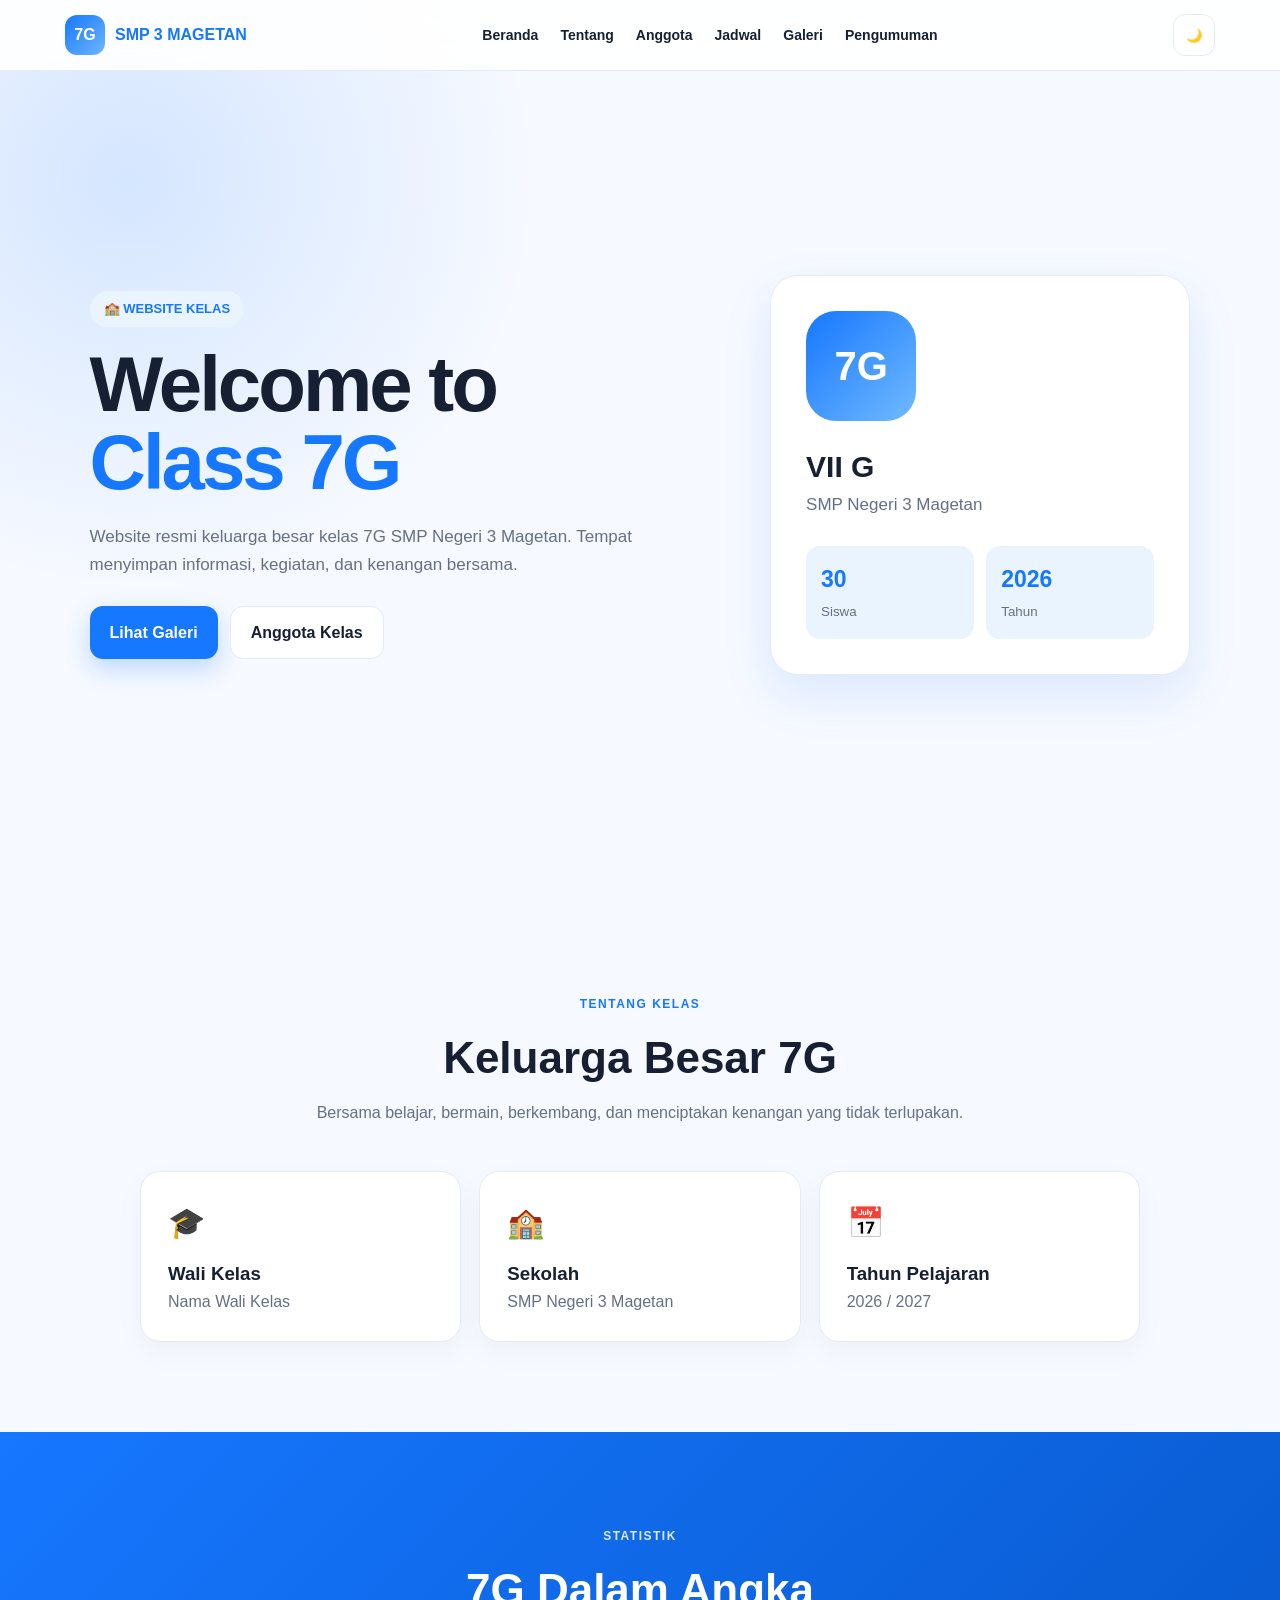
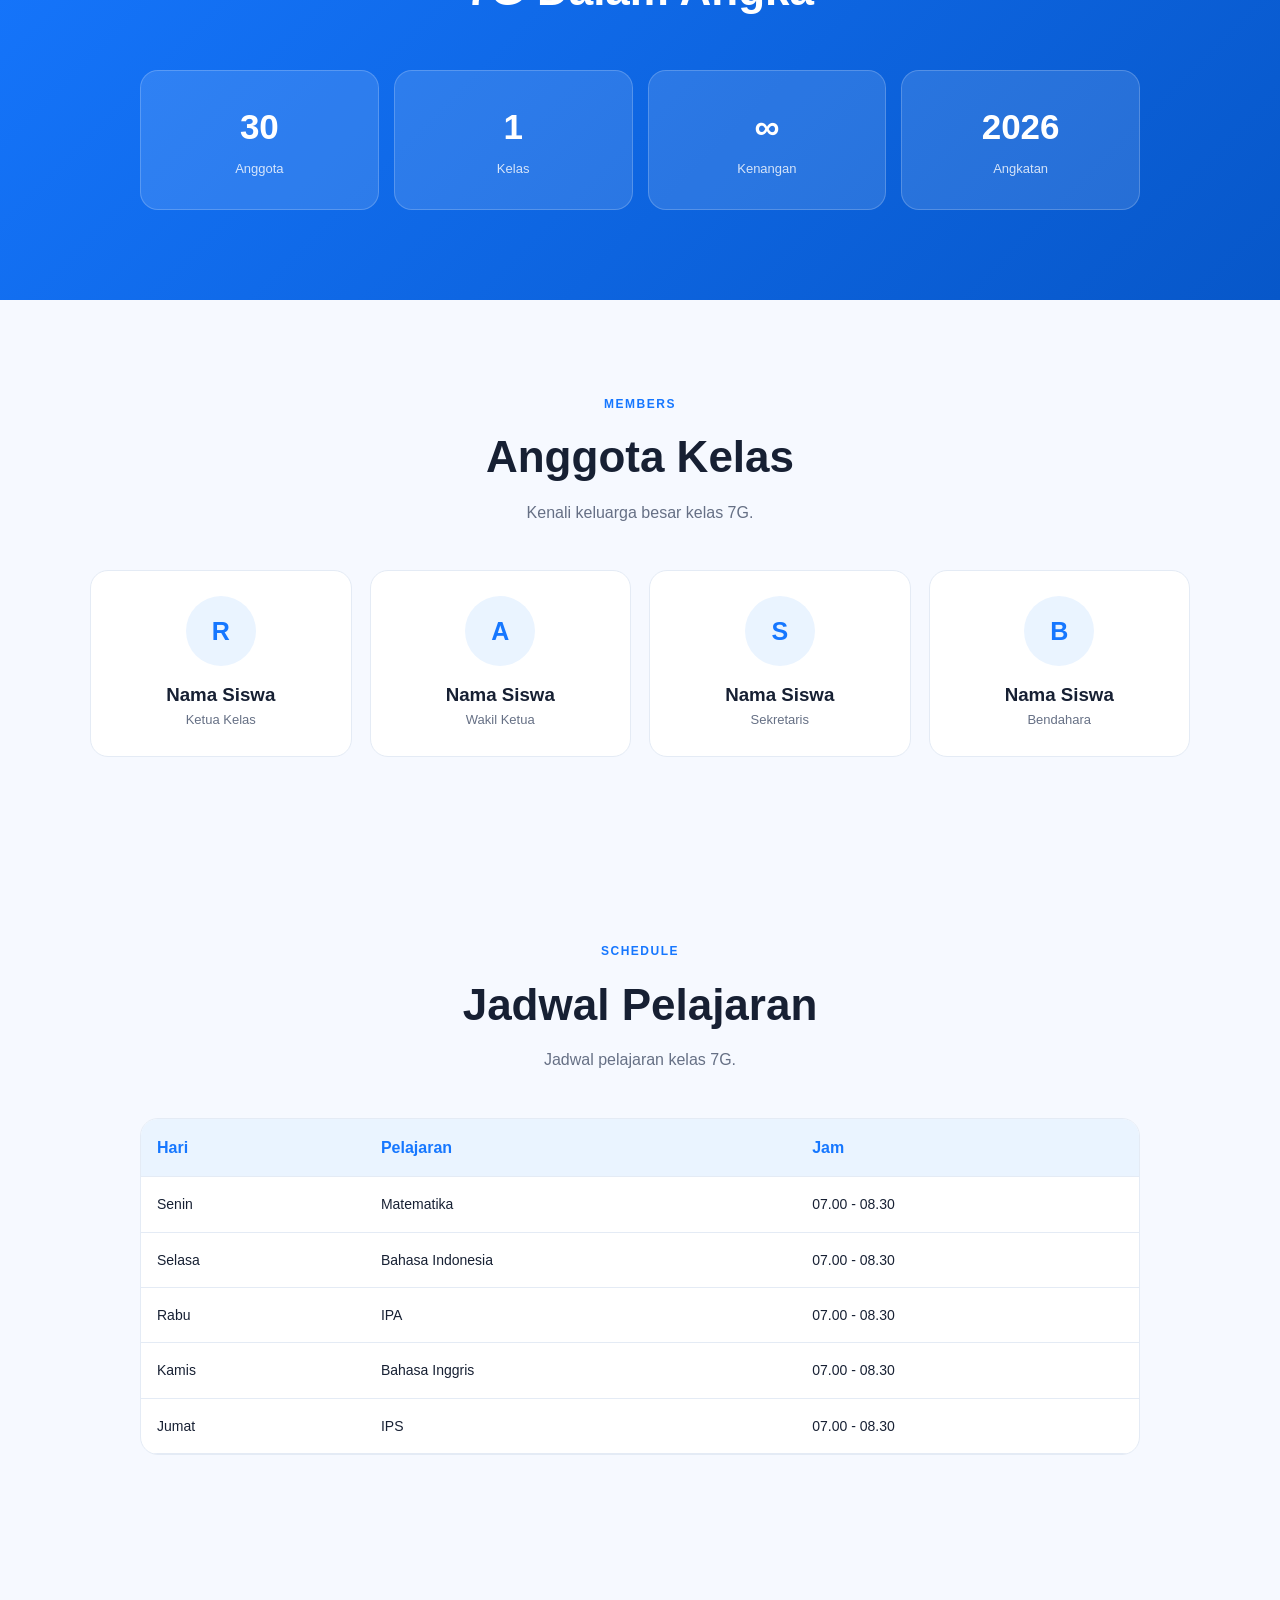
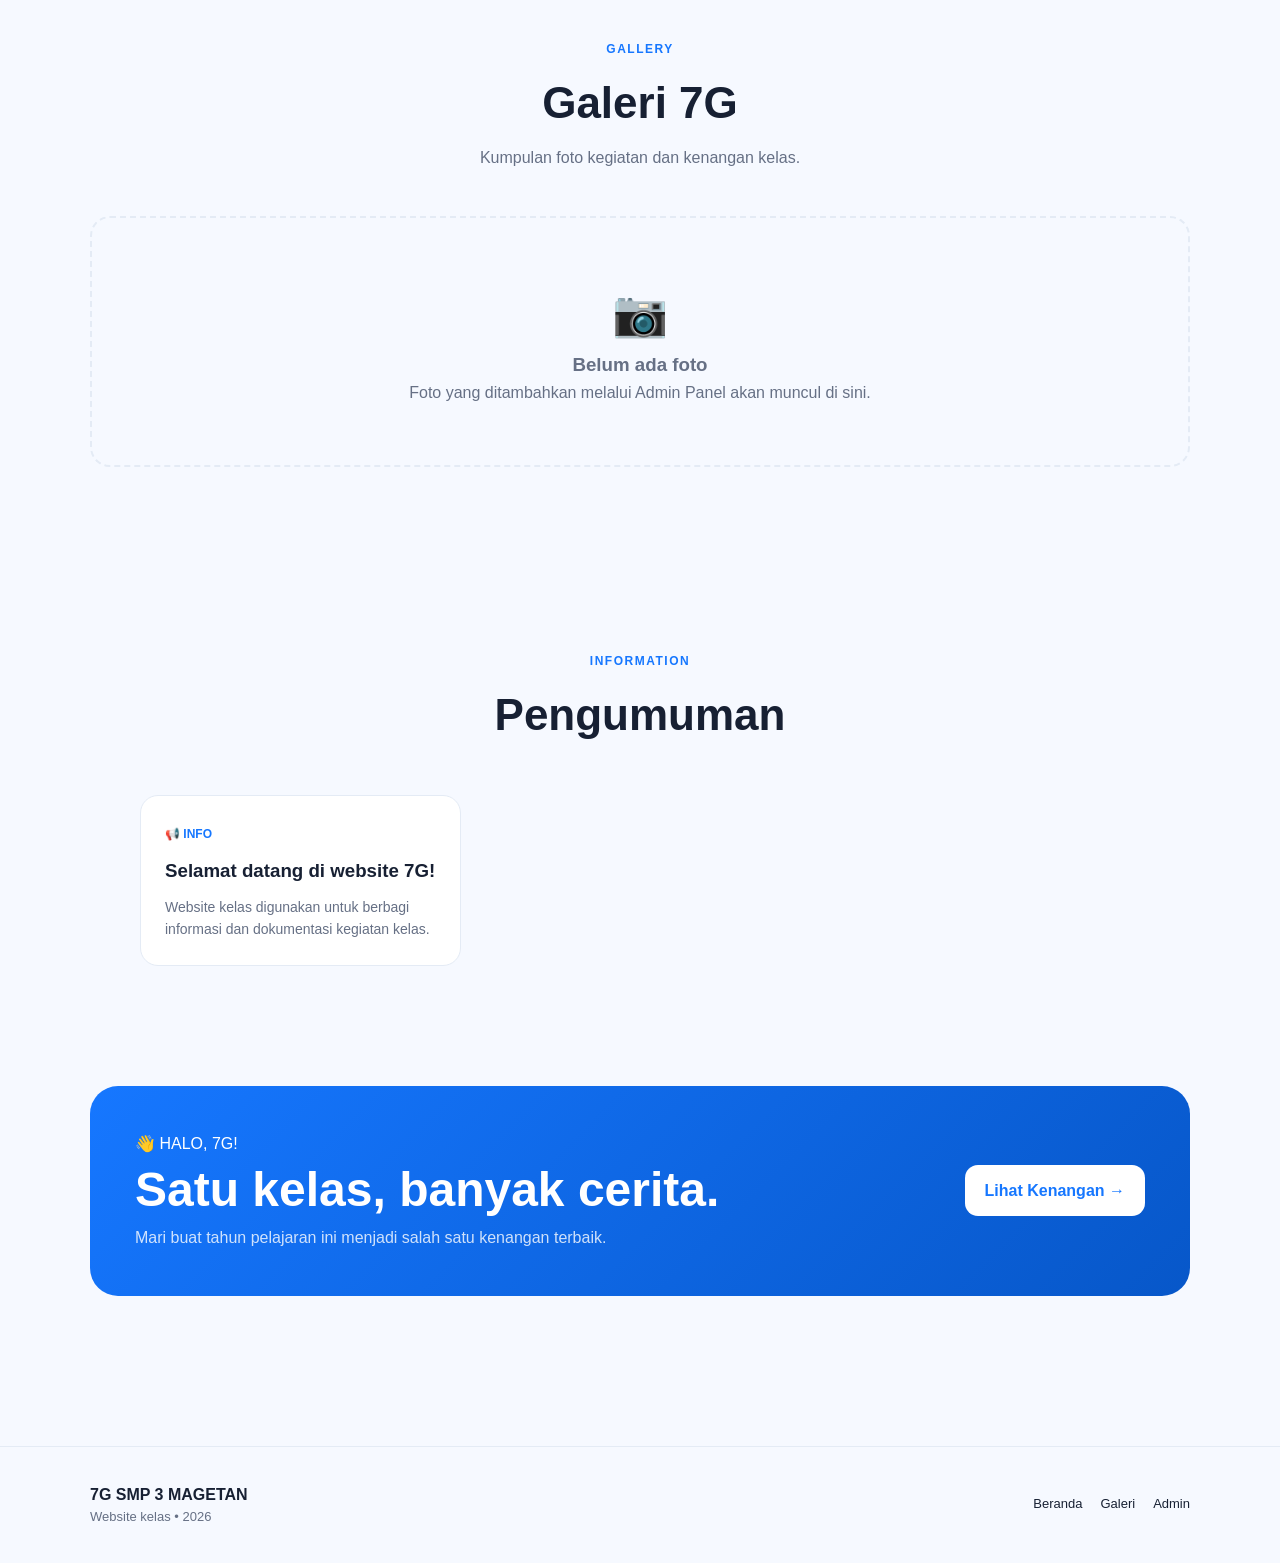
<file: index.html>
<!DOCTYPE html>
<html lang="id">
<head>
  <meta charset="UTF-8">
  <meta name="viewport" content="width=device-width,initial-scale=1.0">
  <meta name="theme-color" content="#1677ff">
  <title>7G SMP 3 Magetan</title>
  <link rel="stylesheet" href="style.css">
</head>

<body>

<header class="navbar">
  <div class="nav-container">

    <a href="#" class="logo">
      <span class="logo-box">7G</span>
      <span>SMP 3 MAGETAN</span>
    </a>

    <button class="menu-btn" onclick="toggleMenu()">☰</button>

    <nav id="navMenu">
      <a href="#home">Beranda</a>
      <a href="#tentang">Tentang</a>
      <a href="#anggota">Anggota</a>
      <a href="#jadwal">Jadwal</a>
      <a href="#galeri">Galeri</a>
      <a href="#pengumuman">Pengumuman</a>
    </nav>

    <button class="theme-btn" onclick="toggleTheme()">🌙</button>

  </div>
</header>


<section class="hero" id="home">

  <div class="hero-content">

    <div class="hero-badge">
      🏫 WEBSITE KELAS
    </div>

    <h1>
      Welcome to
      <span>Class 7G</span>
    </h1>

    <p>
      Website resmi keluarga besar kelas 7G
      SMP Negeri 3 Magetan.
      Tempat menyimpan informasi, kegiatan,
      dan kenangan bersama.
    </p>

    <div class="hero-buttons">
      <a href="#galeri" class="btn primary">
        Lihat Galeri
      </a>

      <a href="#anggota" class="btn secondary">
        Anggota Kelas
      </a>
    </div>

  </div>

  <div class="hero-card">

    <div class="class-logo">
      7G
    </div>

    <h2>VII G</h2>

    <p>SMP Negeri 3 Magetan</p>

    <div class="hero-stats">
      <div>
        <strong id="jumlahSiswa">30</strong>
        <small>Siswa</small>
      </div>

      <div>
        <strong>2026</strong>
        <small>Tahun</small>
      </div>
    </div>

  </div>

</section>


<section id="tentang">

  <div class="section-title">
    <span>TENTANG KELAS</span>
    <h2>Keluarga Besar 7G</h2>
    <p>
      Bersama belajar, bermain, berkembang,
      dan menciptakan kenangan yang tidak terlupakan.
    </p>
  </div>

  <div class="about-grid">

    <div class="info-card">
      <div class="card-icon">🎓</div>
      <h3>Wali Kelas</h3>
      <p id="waliKelas">
        Nama Wali Kelas
      </p>
    </div>

    <div class="info-card">
      <div class="card-icon">🏫</div>
      <h3>Sekolah</h3>
      <p>
        SMP Negeri 3 Magetan
      </p>
    </div>

    <div class="info-card">
      <div class="card-icon">📅</div>
      <h3>Tahun Pelajaran</h3>
      <p>
        2026 / 2027
      </p>
    </div>

  </div>

</section>


<section class="blue-section">

  <div class="section-title white">
    <span>STATISTIK</span>
    <h2>7G Dalam Angka</h2>
  </div>

  <div class="stats">

    <div class="stat">
      <strong id="statSiswa">30</strong>
      <span>Anggota</span>
    </div>

    <div class="stat">
      <strong>1</strong>
      <span>Kelas</span>
    </div>

    <div class="stat">
      <strong>∞</strong>
      <span>Kenangan</span>
    </div>

    <div class="stat">
      <strong>2026</strong>
      <span>Angkatan</span>
    </div>

  </div>

</section>


<section id="anggota">

  <div class="section-title">
    <span>MEMBERS</span>
    <h2>Anggota Kelas</h2>
    <p>
      Kenali keluarga besar kelas 7G.
    </p>
  </div>

  <div class="members" id="members">

    <div class="member">
      <div class="avatar">R</div>
      <h3>Nama Siswa</h3>
      <p>Ketua Kelas</p>
    </div>

    <div class="member">
      <div class="avatar">A</div>
      <h3>Nama Siswa</h3>
      <p>Wakil Ketua</p>
    </div>

    <div class="member">
      <div class="avatar">S</div>
      <h3>Nama Siswa</h3>
      <p>Sekretaris</p>
    </div>

    <div class="member">
      <div class="avatar">B</div>
      <h3>Nama Siswa</h3>
      <p>Bendahara</p>
    </div>

  </div>

</section>


<section id="jadwal">

  <div class="section-title">
    <span>SCHEDULE</span>
    <h2>Jadwal Pelajaran</h2>
    <p>
      Jadwal pelajaran kelas 7G.
    </p>
  </div>

  <div class="table-container">

    <table>

      <thead>
        <tr>
          <th>Hari</th>
          <th>Pelajaran</th>
          <th>Jam</th>
        </tr>
      </thead>

      <tbody id="schedule">

        <tr>
          <td>Senin</td>
          <td>Matematika</td>
          <td>07.00 - 08.30</td>
        </tr>

        <tr>
          <td>Selasa</td>
          <td>Bahasa Indonesia</td>
          <td>07.00 - 08.30</td>
        </tr>

        <tr>
          <td>Rabu</td>
          <td>IPA</td>
          <td>07.00 - 08.30</td>
        </tr>

        <tr>
          <td>Kamis</td>
          <td>Bahasa Inggris</td>
          <td>07.00 - 08.30</td>
        </tr>

        <tr>
          <td>Jumat</td>
          <td>IPS</td>
          <td>07.00 - 08.30</td>
        </tr>

      </tbody>

    </table>

  </div>

</section>


<section id="galeri">

  <div class="section-title">
    <span>GALLERY</span>
    <h2>Galeri 7G</h2>
    <p>
      Kumpulan foto kegiatan dan kenangan kelas.
    </p>
  </div>

  <div class="gallery" id="gallery">

    <div class="gallery-empty">
      <div>📷</div>
      <h3>Belum ada foto</h3>
      <p>
        Foto yang ditambahkan melalui
        Admin Panel akan muncul di sini.
      </p>
    </div>

  </div>

</section>


<section id="pengumuman">

  <div class="section-title">
    <span>INFORMATION</span>
    <h2>Pengumuman</h2>
  </div>

  <div class="announcement-grid" id="announcements">

    <div class="announcement">
      <span>📢 INFO</span>
      <h3>Selamat datang di website 7G!</h3>
      <p>
        Website kelas digunakan untuk berbagi
        informasi dan dokumentasi kegiatan kelas.
      </p>
    </div>

  </div>

</section>


<section class="contact-section">

  <div class="contact-box">

    <div>
      <span>👋 HALO, 7G!</span>

      <h2>
        Satu kelas,
        banyak cerita.
      </h2>

      <p>
        Mari buat tahun pelajaran ini
        menjadi salah satu kenangan terbaik.
      </p>
    </div>

    <a href="#galeri" class="btn white-btn">
      Lihat Kenangan →
    </a>

  </div>

</section>


<footer>

  <div class="footer-content">

    <div>
      <strong>7G SMP 3 MAGETAN</strong>
      <p>
        Website kelas • 2026
      </p>
    </div>

    <div class="footer-links">
      <a href="#home">Beranda</a>
      <a href="#galeri">Galeri</a>
      <a href="login.html">Admin</a>
    </div>

  </div>

</footer>


<button id="topBtn" onclick="window.scrollTo(0,0)">
  ↑
</button>


<script src="firebase.js"></script>
<script src="script.js"></script>

</body>
  </html>
</file>
<file: style.css>
:root {
  --blue: #1677ff;
  --blue-dark: #0757c9;
  --blue-light: #eaf4ff;

  --bg: #f6f9ff;
  --card: #ffffff;
  --text: #172033;
  --muted: #667085;
  --border: #e4ebf5;

  --radius: 20px;
}

* {
  margin: 0;
  padding: 0;
  box-sizing: border-box;
  scroll-behavior: smooth;
}

body {
  font-family: Arial, Helvetica, sans-serif;
  background: var(--bg);
  color: var(--text);
  line-height: 1.6;
}

body.dark {
  --bg: #08111f;
  --card: #111d2e;
  --text: #f3f7ff;
  --muted: #aebbd0;
  --border: #24344d;
  --blue-light: #142b4b;
}

a {
  color: inherit;
  text-decoration: none;
}

button {
  font-family: inherit;
}

.navbar {
  position: fixed;
  top: 0;
  width: 100%;
  z-index: 999;
  background: rgba(255,255,255,.9);
  backdrop-filter: blur(15px);
  border-bottom: 1px solid var(--border);
}

.dark .navbar {
  background: rgba(8,17,31,.9);
}

.nav-container {
  width: 92%;
  max-width: 1150px;
  height: 70px;
  margin: auto;

  display: flex;
  align-items: center;
  justify-content: space-between;
}

.logo {
  display: flex;
  align-items: center;
  gap: 10px;

  color: var(--blue);
  font-weight: 800;
}

.logo-box {
  width: 40px;
  height: 40px;

  display: grid;
  place-items: center;

  color: white;
  border-radius: 12px;

  background: linear-gradient(
    135deg,
    #1677ff,
    #6eb7ff
  );
}

nav {
  display: flex;
  gap: 22px;
}

nav a {
  font-size: 14px;
  font-weight: 600;
}

nav a:hover {
  color: var(--blue);
}

.theme-btn,
.menu-btn {
  width: 42px;
  height: 42px;

  border: 1px solid var(--border);
  border-radius: 12px;

  background: var(--card);
  color: var(--text);

  cursor: pointer;
}

.menu-btn {
  display: none;
}

.hero {
  min-height: 100vh;
  padding: 130px 7% 80px;

  display: grid;
  grid-template-columns: 1.2fr .8fr;
  gap: 50px;
  align-items: center;

  background:
    radial-gradient(
      circle at 10% 20%,
      rgba(22,119,255,.15),
      transparent 30%
    );
}

.hero-content {
  max-width: 700px;
}

.hero-badge {
  display: inline-block;

  padding: 8px 14px;
  margin-bottom: 18px;

  border-radius: 50px;

  background: var(--blue-light);
  color: var(--blue);

  font-size: 13px;
  font-weight: 800;
}

.hero h1 {
  font-size: clamp(45px,7vw,78px);
  line-height: 1;
  letter-spacing: -3px;
  margin-bottom: 22px;
}

.hero h1 span {
  color: var(--blue);
  display: block;
}

.hero p {
  color: var(--muted);
  max-width: 620px;
  font-size: 17px;
  margin-bottom: 28px;
}

.hero-buttons {
  display: flex;
  gap: 12px;
  flex-wrap: wrap;
}

.btn {
  display: inline-flex;
  justify-content: center;
  align-items: center;

  padding: 13px 20px;
  border-radius: 13px;

  font-weight: 700;

  transition: .25s;
}

.primary {
  background: var(--blue);
  color: white;
  box-shadow: 0 10px 25px rgba(22,119,255,.25);
}

.primary:hover {
  transform: translateY(-3px);
  background: var(--blue-dark);
}

.secondary {
  background: var(--card);
  border: 1px solid var(--border);
}

.secondary:hover {
  color: var(--blue);
  border-color: var(--blue);
}

.hero-card {
  padding: 35px;

  border-radius: 28px;
  border: 1px solid var(--border);

  background: var(--card);
  box-shadow: 0 20px 50px rgba(22,119,255,.12);
}

.class-logo {
  width: 110px;
  height: 110px;

  display: grid;
  place-items: center;

  margin-bottom: 22px;

  border-radius: 30px;

  color: white;
  font-size: 40px;
  font-weight: 900;

  background: linear-gradient(
    135deg,
    #1677ff,
    #70baff
  );
}

.hero-card h2 {
  font-size: 30px;
}

.hero-card p {
  color: var(--muted);
}

.hero-stats {
  display: grid;
  grid-template-columns: 1fr 1fr;
  gap: 12px;

  margin-top: 25px;
}

.hero-stats div {
  padding: 15px;
  border-radius: 14px;
  background: var(--blue-light);
}

.hero-stats strong {
  display: block;
  color: var(--blue);
  font-size: 23px;
}

.hero-stats small {
  color: var(--muted);
}

section {
  padding: 90px 7%;
}

.section-title {
  max-width: 650px;
  text-align: center;
  margin: 0 auto 45px;
}

.section-title span {
  color: var(--blue);
  font-size: 12px;
  font-weight: 800;
  letter-spacing: 1.5px;
}

.section-title h2 {
  font-size: clamp(30px,5vw,44px);
  margin: 7px 0;
}

.section-title p {
  color: var(--muted);
}

.about-grid {
  max-width: 1000px;
  margin: auto;

  display: grid;
  grid-template-columns: repeat(3,1fr);
  gap: 18px;
}

.info-card {
  padding: 27px;

  border-radius: var(--radius);
  border: 1px solid var(--border);

  background: var(--card);
  box-shadow: 0 10px 30px rgba(0,0,0,.04);
}

.card-icon {
  font-size: 30px;
  margin-bottom: 12px;
}

.info-card p {
  color: var(--muted);
}

.blue-section {
  background: linear-gradient(
    135deg,
    #1677ff,
    #0757c9
  );
}

.white {
  color: white;
}

.white span {
  color: #d9ebff;
}

.stats {
  max-width: 1000px;
  margin: auto;

  display: grid;
  grid-template-columns: repeat(4,1fr);
  gap: 15px;
}

.stat {
  text-align: center;

  padding: 28px 10px;

  background: rgba(255,255,255,.12);
  border: 1px solid rgba(255,255,255,.2);
  border-radius: 18px;

  color: white;
}

.stat strong {
  display: block;
  font-size: 35px;
}

.stat span {
  opacity: .8;
  font-size: 13px;
}

.members {
  max-width: 1100px;
  margin: auto;

  display: grid;
  grid-template-columns: repeat(4,1fr);
  gap: 18px;
}

.member {
  text-align: center;

  padding: 25px 15px;

  border: 1px solid var(--border);
  border-radius: 18px;

  background: var(--card);

  transition: .25s;
}

.member:hover {
  transform: translateY(-5px);
  border-color: var(--blue);
}

.avatar {
  width: 70px;
  height: 70px;

  display: grid;
  place-items: center;

  margin: auto auto 14px;

  border-radius: 50%;

  background: var(--blue-light);
  color: var(--blue);

  font-size: 25px;
  font-weight: 800;
}

.member p {
  color: var(--muted);
  font-size: 13px;
}

.table-container {
  max-width: 1000px;
  margin: auto;

  overflow-x: auto;

  border-radius: 18px;
  border: 1px solid var(--border);

  background: var(--card);
}

table {
  width: 100%;
  min-width: 600px;
  border-collapse: collapse;
}

th,
td {
  padding: 16px;
  text-align: left;
  border-bottom: 1px solid var(--border);
}

th {
  background: var(--blue-light);
  color: var(--blue);
}

td {
  font-size: 14px;
}

.gallery {
  max-width: 1100px;
  margin: auto;

  display: grid;
  grid-template-columns: repeat(3,1fr);
  gap: 18px;
}

.gallery-item {
  min-height: 230px;

  position: relative;

  overflow: hidden;

  border-radius: 18px;
  background: #d9eaff;
}

.gallery-item img {
  width: 100%;
  height: 100%;
  min-height: 230px;

  object-fit: cover;

  transition: .4s;
}

.gallery-item:hover img {
  transform: scale(1.05);
}

.gallery-caption {
  position: absolute;
  bottom: 0;
  width: 100%;

  padding: 25px 18px 15px;

  color: white;

  background: linear-gradient(
    transparent,
    rgba(0,0,0,.75)
  );
}

.gallery-empty {
  grid-column: 1 / -1;

  padding: 60px 20px;
  text-align: center;

  border-radius: 20px;
  border: 2px dashed var(--border);

  color: var(--muted);
}

.gallery-empty div {
  font-size: 45px;
}

.announcement-grid {
  max-width: 1000px;
  margin: auto;

  display: grid;
  grid-template-columns: repeat(3,1fr);
  gap: 18px;
}

.announcement {
  padding: 24px;

  border: 1px solid var(--border);
  border-radius: 18px;

  background: var(--card);
}

.announcement span {
  color: var(--blue);
  font-size: 12px;
  font-weight: 800;
}

.announcement h3 {
  margin: 10px 0;
}

.announcement p {
  color: var(--muted);
  font-size: 14px;
}

.contact-section {
  padding-top: 30px;
}

.contact-box {
  max-width: 1100px;
  margin: auto;

  padding: 45px;

  display: flex;
  justify-content: space-between;
  align-items: center;
  gap: 30px;

  color: white;

  border-radius: 28px;

  background: linear-gradient(
    135deg,
    #1677ff,
    #0757c9
  );
}

.contact-box h2 {
  font-size: clamp(30px,5vw,48px);
  line-height: 1.1;
  margin: 8px 0;
}

.contact-box p {
  opacity: .8;
}

.white-btn {
  background: white;
  color: var(--blue);
  white-space: nowrap;
}

footer {
  padding: 35px 7%;
  margin-top: 60px;

  border-top: 1px solid var(--border);
}

.footer-content {
  max-width: 1100px;
  margin: auto;

  display: flex;
  justify-content: space-between;
  align-items: center;
  gap: 20px;
}

.footer-content p {
  color: var(--muted);
  font-size: 13px;
}

.footer-links {
  display: flex;
  gap: 18px;
  font-size: 13px;
}

.footer-links a:hover {
  color: var(--blue);
}

#topBtn {
  position: fixed;
  right: 20px;
  bottom: 20px;

  width: 45px;
  height: 45px;

  display: none;

  border: 0;
  border-radius: 13px;

  background: var(--blue);
  color: white;

  cursor: pointer;
}

@media(max-width:900px) {

  .hero {
    grid-template-columns: 1fr;
  }

  .about-grid {
    grid-template-columns: 1fr;
  }

  .members {
    grid-template-columns: repeat(2,1fr);
  }

  .stats {
    grid-template-columns: repeat(2,1fr);
  }

  .announcement-grid {
    grid-template-columns: 1fr;
  }

}

@media(max-width:700px) {

  .menu-btn {
    display: block;
  }

  nav {
    position: absolute;
    top: 70px;
    left: 4%;
    width: 92%;

    display: none;
    flex-direction: column;
    gap: 0;

    padding: 10px;

    background: var(--card);

    border: 1px solid var(--border);
    border-radius: 15px;
  }

  nav.active {
    display: flex;
  }

  nav a {
    padding: 13px;
  }

  .theme-btn {
    margin-left: auto;
    margin-right: 7px;
  }

  .gallery {
    grid-template-columns: 1fr;
  }

  .contact-box {
    flex-direction: column;
    align-items: flex-start;
    padding: 30px 22px;
  }

  .footer-content {
    flex-direction: column;
    text-align: center;
  }

}

@media(max-width:450px) {

  .hero {
    padding-left: 5%;
    padding-right: 5%;
  }

  section {
    padding-left: 5%;
    padding-right: 5%;
  }

  .members {
    gap: 10px;
  }

  .member {
    padding: 18px 8px;
  }

  .hero-card {
    padding: 25px;
  }

  }
</file>
